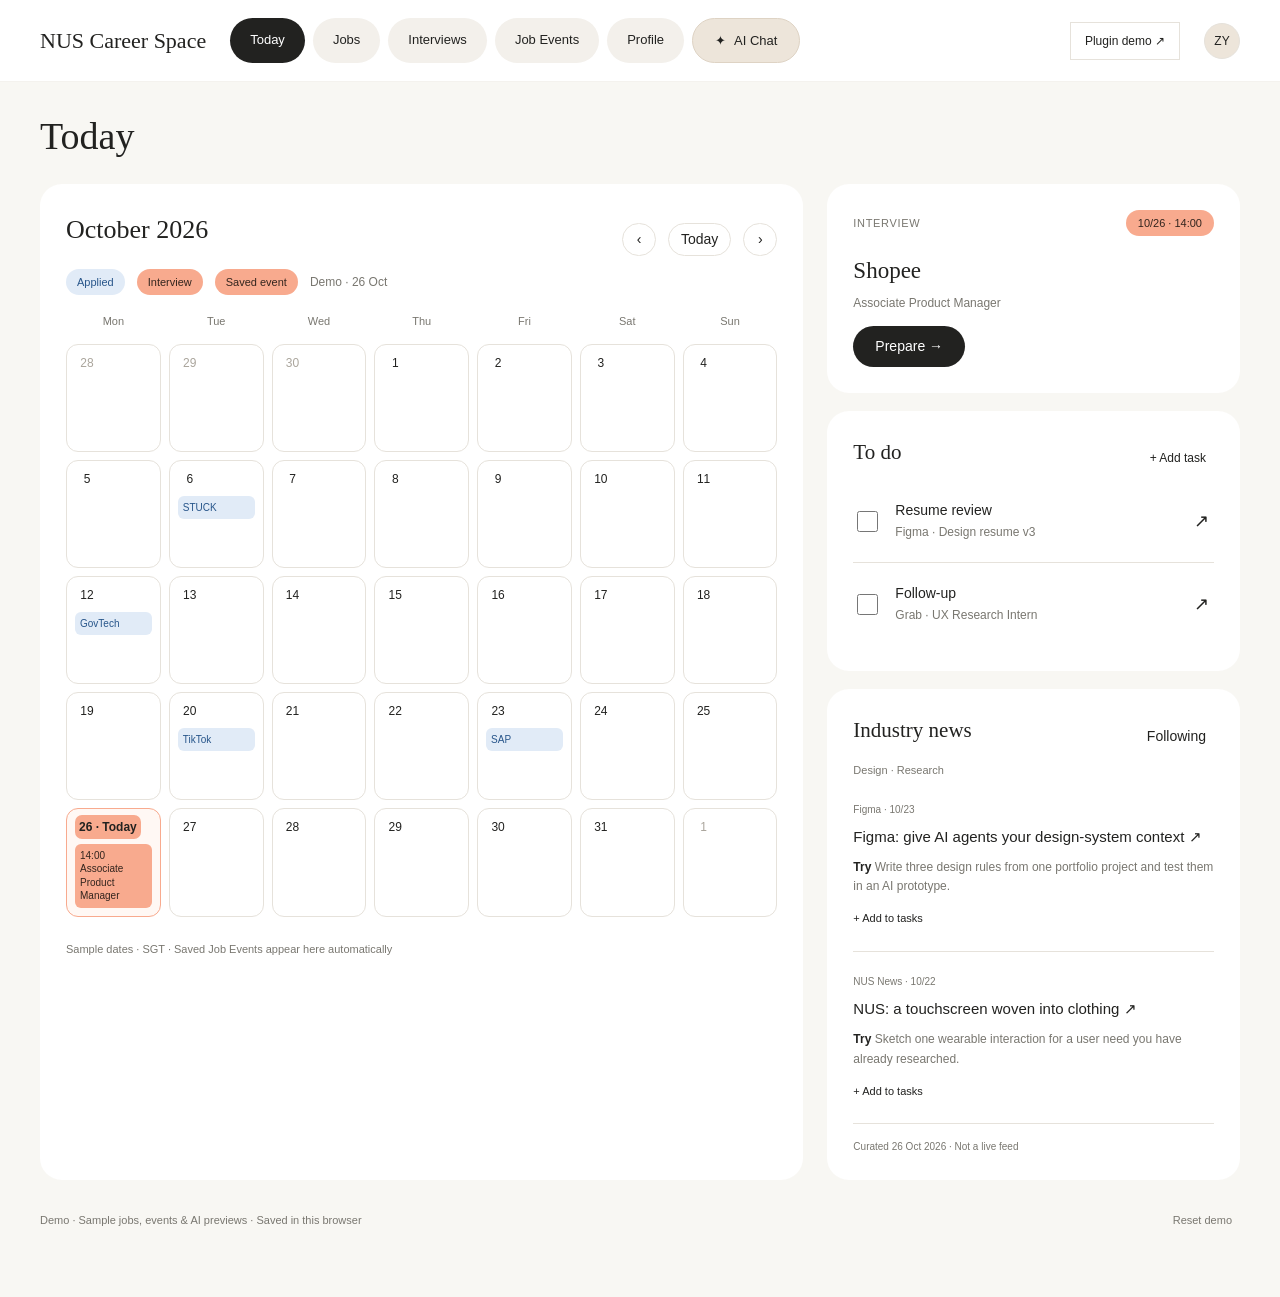
<file: index.html>
<!doctype html><html lang="en"><head><meta charset="utf-8"><meta name="viewport" content="width=device-width,initial-scale=1"><title>NUS Career Space</title><link rel="stylesheet" href="styles.css?v=20261026f"></head><body><header id="header"></header><main id="app"></main><div id="toast" role="status"></div><div id="celebration" aria-hidden="true"></div><script src="app.js?v=20261026f"></script></body></html>
</file>
<file: styles.css>
:root{--paper:#f8f7f3;--ink:#222220;--muted:#797770;--line:#e6e2db;--beige:#ede5da;--soft:#f3f0eb}*{box-sizing:border-box}body{margin:0;background:var(--paper);color:var(--ink);font:14px/1.5 Inter,-apple-system,BlinkMacSystemFont,'Segoe UI',sans-serif}button,input,select,textarea{font:inherit;color:inherit}button,a,input,select,textarea{outline-offset:4px}button,a{touch-action:manipulation}button{cursor:pointer;border:0;border-radius:28px;padding:12px 22px;background:var(--soft)}button:hover{filter:brightness(.96)}button:disabled{opacity:.45;cursor:default}a{color:inherit;text-decoration:none}a:hover{text-decoration:underline}header{height:82px;background:white;display:flex;align-items:center;padding:0 40px;gap:40px;position:sticky;top:0;z-index:10;border-bottom:1px solid #f4f2ee}.brand,h1,h2,h3,.serif{font-family:Georgia,'Times New Roman',serif;font-weight:500}.brand{font-size:22px;white-space:nowrap}nav{display:flex;gap:8px;flex:1}nav a{padding:12px 25px;border-radius:30px;background:var(--soft);font-size:13px;text-align:center}nav a.active,.primary{background:var(--ink);color:#fff}.avatar{border-radius:50%;background:var(--beige);width:36px;height:36px;display:grid;place-items:center;font-size:12px}.capture{font-size:12px;padding:9px 14px;border:1px solid var(--line);background:transparent}.shell{max-width:1600px;margin:auto;padding:32px 40px 60px}h1{font-size:38px;margin:0 0 24px;line-height:1.2}h2{font-size:26px;margin:0 0 20px}h3{font-size:21px;margin:0 0 12px}p{margin:0 0 14px}.muted,small,.label{color:var(--muted)}small{font-size:12px}.label{font-size:11px;letter-spacing:.06em;text-transform:uppercase;margin:0 0 10px}.row{display:flex;align-items:center;gap:12px}.between{justify-content:space-between}.wrap{flex-wrap:wrap}.stack{display:grid;gap:18px}.card{background:#fff;padding:26px;border-radius:22px}.soft{background:var(--soft)}.pill{display:inline-block;padding:5px 12px;border-radius:30px;background:var(--beige);font-size:11px}.badge{padding:5px 11px;border-radius:20px;font-size:11px;white-space:nowrap}.Saved{background:#eae7e1;color:#5f5a50}.Applied{background:#e1ebf7;color:#27558a}.Interview{background:#fff0d9;color:#8a5708}.Offer{background:#ddeee4;color:#286145}.today{display:grid;grid-template-columns:minmax(0,1.85fr) minmax(300px,1fr);gap:24px}.calendar{display:grid;grid-template-columns:repeat(7,minmax(0,1fr));gap:8px}.dayname{text-align:center;font-size:11px;color:var(--muted);padding-bottom:6px}.day{min-height:108px;border:1px solid var(--line);border-radius:12px;padding:8px;font-size:12px;cursor:pointer;background:#fff;text-align:left;display:block}.day.todayday{border-color:var(--ink);background:var(--soft)}.event{display:block;border-radius:5px;font-size:10px;padding:5px;line-height:1.4;margin-top:10px}.datebox{background:var(--beige);border-radius:14px;padding:12px 20px;text-align:center;min-width:80px}.datebox b{display:block;font:34px Georgia}.todo{display:flex;align-items:center;gap:14px;padding:20px 0;border-bottom:1px solid var(--line)}.todo:last-child{border:0}.todo input{width:21px;height:21px;accent-color:var(--ink);flex-shrink:0}.todo label{flex:1;cursor:pointer}.todo input:checked+label{text-decoration:line-through;color:var(--muted)}.todo a{font-size:18px;padding:5px}.toolbar{display:flex;align-items:center;gap:10px;margin:20px 0}.toolbar input{max-width:300px}.toolbar .spacer{flex:1}.seg{display:inline-flex;background:var(--beige);padding:4px;border-radius:30px;gap:4px}.seg button{padding:8px 20px;background:transparent}.seg .active{background:var(--ink);color:#fff}.columns{display:grid;grid-template-columns:repeat(4,minmax(0,1fr));gap:16px;align-items:start}.category{border-radius:20px;padding:13px;display:grid;gap:12px}.Design{background:#f2e8de}.Research{background:#e7eee7}.Product{background:#ebe7f2}.Engineering{background:#e4ecf4}.job{padding:20px;background:#fff;border-radius:19px;cursor:pointer;text-align:left;width:100%}.job:hover{box-shadow:0 4px 15px #2222200c;transform:translateY(-2px)}.job h3{font-size:20px;margin:18px 0}.job .row{font-size:12px}.jobs-layout{display:flex;gap:24px;align-items:flex-start}.results{flex:1;min-width:0}.filters{width:190px;flex-shrink:0;padding:20px;background:#fff;border-radius:18px;position:sticky;top:102px}.filters fieldset{border:0;padding:0;margin:0 0 24px}.filters legend{font-weight:600;margin-bottom:8px}.filters label{display:flex;gap:8px;padding:6px 0;font-size:13px}.filters input{accent-color:var(--ink)}table{width:100%;border-collapse:collapse;background:#fff;border-radius:18px;overflow:hidden;text-align:left}th,td{padding:18px 14px;border-bottom:1px solid var(--line)}th{font-size:11px;color:var(--muted);font-weight:500}tbody tr{cursor:pointer}tbody tr:hover{background:var(--soft)}.drawer{position:fixed;right:0;top:82px;bottom:0;width:440px;background:#fff;border-left:1px solid var(--line);box-shadow:-10px 0 40px #2222200a;z-index:20;overflow:auto;padding:28px}.with-drawer{padding-right:480px}.with-drawer .columns{grid-template-columns:repeat(2,minmax(0,1fr))}.close{padding:7px 13px;font-size:22px;background:var(--soft)}details{border-top:1px solid var(--line);padding:20px 0}summary{cursor:pointer;font-weight:500}.formgrid{display:grid;grid-template-columns:1fr 1fr;gap:18px}input[type=text],input[type=url],input[type=search],select,textarea{background:var(--paper);border:1px solid var(--line);border-radius:12px;padding:12px;width:100%}textarea{min-height:110px;resize:vertical}label.field{display:grid;gap:7px;font-size:12px}.steps{display:flex;gap:8px;margin-bottom:28px}.steps span{padding:7px 14px;border-radius:25px;background:var(--beige);font-size:12px}.steps .current{background:var(--ink);color:#fff}.prep{display:grid;grid-template-columns:minmax(0,1.6fr) minmax(260px,1fr);gap:24px;max-width:1150px}.choice{display:flex;gap:16px;background:white;border:1px solid var(--line);border-radius:18px;padding:24px;cursor:pointer}.choice:has(input:checked){border-color:var(--ink);background:var(--soft)}.choice input{accent-color:var(--ink);width:20px;height:20px}.choice h3{font-size:22px}.wide{width:100%}.sectiongap{margin-top:24px}.file{padding:18px 0;border-bottom:1px solid var(--line)}.file:last-child{border:0}.file b{display:block;font-weight:500}.profile{display:grid;grid-template-columns:1fr 1fr;gap:24px}.events{display:grid;grid-template-columns:repeat(3,1fr);gap:20px}.events .card{display:flex;flex-direction:column;gap:18px}.events h3{margin:0}.events button{align-self:start;margin-top:auto}.demo{font-size:10px;color:var(--muted);letter-spacing:.04em}.plugin-scene{display:grid;grid-template-columns:minmax(0,1fr) 384px;gap:60px;max-width:1140px;margin:auto}.posting{padding:48px;background:#fff;border:1px solid var(--line);border-radius:20px}.posting h1{font-size:42px;margin:28px 0}.posting ul{padding-left:20px;color:var(--muted);line-height:2}.plugin{background:var(--paper);padding:24px;border:1px solid var(--line);border-radius:22px;box-shadow:0 16px 60px #2222200b;align-self:start}.plugin .card{padding:22px}.plugin h2{font-size:30px;margin:22px 0}.plugin h3{font-size:24px}.plugin select{font-size:12px}.plugin .seg{display:flex}.plugin .seg button{flex:1;padding:10px}.plugin label{font-size:11px;color:var(--muted)}.success{width:58px;height:58px;border-radius:50%;display:grid;place-items:center;background:#ddeee4;font-size:27px;margin:28px 0}.empty{padding:60px;text-align:center;color:var(--muted)}#toast{position:fixed;bottom:25px;left:50%;transform:translate(-50%,20px);background:var(--ink);color:white;padding:12px 24px;border-radius:30px;opacity:0;pointer-events:none;z-index:100;transition:.2s}#toast.show{opacity:1;transform:translate(-50%,0)}.confetti{position:fixed;left:50%;top:45%;width:8px;height:12px;background:var(--c);animation:celebrate 1.1s ease-out forwards;z-index:100;pointer-events:none}@keyframes celebrate{to{transform:translate(var(--x),var(--y)) rotate(350deg);opacity:0}}.spinner{width:32px;height:32px;border:2px solid var(--line);border-top-color:var(--ink);border-radius:50%;animation:spin .8s linear infinite;margin:40px auto}@keyframes spin{to{transform:rotate(360deg)}}.divider{border:0;border-top:1px solid var(--line);margin:24px 0}.quiet{background:transparent;padding:8px}.outline-item{padding:20px 0;border-bottom:1px solid var(--line)}.outline-item b{display:block;margin-bottom:7px}.outline-item p{color:var(--muted);margin:0}.back{display:inline-block;margin-bottom:20px;font-size:12px}.footnote{font-size:11px;color:var(--muted);margin-top:24px}.mobilelabel{display:none}dialog{border:1px solid var(--line);border-radius:22px;padding:28px;max-width:500px;width:calc(100% - 32px)}dialog::backdrop{background:#22222035}.uploadform{display:grid;gap:16px}button:focus-visible,a:focus-visible{outline:2px solid #a96036}@media(min-width:1450px){.day{min-height:125px}}@media(max-width:1150px){header{gap:20px;padding:0 24px}nav a{padding:10px 15px}.brand{font-size:19px}.shell{padding:28px 24px}.columns{grid-template-columns:repeat(2,1fr)}.today{grid-template-columns:1.5fr 1fr}.day{min-height:90px}.with-drawer{padding-right:460px}.with-drawer .columns{grid-template-columns:1fr}.events{grid-template-columns:repeat(2,1fr)}}@media(max-width:780px){header{height:auto;min-height:110px;flex-wrap:wrap;padding:14px 18px;gap:10px}.brand{flex:1}nav{order:4;width:100%;flex-basis:100%;overflow:auto}nav a{flex:1;white-space:nowrap;font-size:11px;padding:9px 13px}.avatar{display:none}.shell{padding:24px 16px}h1{font-size:32px}.today,.prep,.profile,.plugin-scene{grid-template-columns:1fr}.calendar{gap:3px}.day{padding:4px;min-height:75px;font-size:10px;border-radius:7px}.event{padding:3px;font-size:8px}.card{padding:20px}.columns{gap:10px}.job{padding:15px}.job h3{font-size:18px}.toolbar{flex-wrap:wrap}.toolbar input{max-width:100%;flex:1}.filters{width:150px;padding:15px}.filters label{font-size:11px}.jobs-layout{gap:12px}td,th{padding:12px 8px;font-size:11px}.tablewrap{overflow:auto}.drawer{top:110px;width:min(420px,95vw)}.with-drawer{padding-right:0}.events{grid-template-columns:1fr}.posting{display:none}.plugin{max-width:384px;width:100%;margin:auto}.formgrid{grid-template-columns:1fr}.steps{overflow:auto;white-space:nowrap}}@media(prefers-reduced-motion:reduce){*,*::before,*::after{animation:none!important;transition:none!important;scroll-behavior:auto!important}.confetti{display:none}}

/* Calendar event popovers and original extension dimensions. */
.calendar-popover{position:fixed;z-index:60;width:330px;padding:22px;background:#fff;border:1px solid var(--line);border-radius:18px;box-shadow:0 12px 45px #22222025;max-height:calc(100vh - 24px);overflow:auto}.calendar-popover .label{margin:0}.calendar-popover .close{font-size:18px;padding:3px 10px}.calendar-facts{display:grid;grid-template-columns:65px 1fr;gap:10px;font-size:12px}.calendar-facts span{color:var(--muted)}.calendar-facts b{font-weight:500}.research-card{border:1px solid var(--line);background:#f3f0eb}.question-list .outline-item small{display:block;margin-bottom:5px}.question-list .outline-item b{margin:0;font-weight:500}.plugin-scene{grid-template-columns:minmax(0,1fr) 384px}.plugin-scene .plugin{width:384px;min-width:384px;max-width:384px;flex-shrink:0}.plugin-scene .plugin .card{padding:22px}.plugin-scene .plugin h2{font-size:30px}.plugin-scene .plugin h3{font-size:24px}@media(max-width:780px){.plugin-scene{display:block;min-width:384px}.plugin-scene .plugin{margin:0 auto}.shell:has(.plugin-scene){overflow-x:auto}.calendar-popover{width:min(330px,calc(100vw - 24px))}}

/* Global chat and roomier interview preparation pages. */
nav .nav-chat{display:inline-flex;align-items:center;justify-content:center;gap:8px;white-space:nowrap;padding:12px 22px;background:var(--beige);font-size:13px;border:1px solid #ded3c4}.nav-chat.active,nav .nav-chat[aria-expanded=true]{background:var(--ink);color:white}header{gap:24px}nav a{padding-left:20px;padding-right:20px}.interview-shell{max-width:1440px}.interview-shell .prep{max-width:none;grid-template-columns:minmax(0,1fr) 320px;gap:32px;align-items:start}.interview-shell .prep>aside{align-content:start}.interview-shell .prep>section>.card,.interview-shell .choice{padding:28px}.interview-backbar{display:flex;align-items:center;justify-content:space-between;gap:16px;margin-bottom:28px}.interview-back{display:inline-flex;align-items:center;gap:13px;min-height:52px;margin:0;padding:12px 22px;font-size:16px;font-weight:600;background:white;border:1px solid #c8c2b8;border-radius:14px;box-shadow:0 2px 5px #22222006}.interview-back span{font-size:24px;line-height:1}.interview-back:hover{background:var(--beige);text-decoration:none}.previous-step{min-height:48px;font-size:14px}.interview-shell .steps{margin-bottom:32px}.chat-panel{position:fixed;top:98px;bottom:20px;right:20px;width:410px;max-width:calc(100vw - 24px);display:flex;flex-direction:column;background:var(--paper);border:1px solid var(--line);border-radius:22px;box-shadow:0 14px 60px #22222026;z-index:70;overflow:hidden}.chat-heading{display:flex;align-items:center;justify-content:space-between;padding:22px 24px;background:white;border-bottom:1px solid var(--line)}.chat-heading h2{font-size:25px;margin:0 0 3px}.chat-body{flex:1;min-height:0;overflow:auto;padding:22px;overscroll-behavior:contain}.chat-empty{padding:18px 0}.chat-spark{display:grid;place-items:center;width:45px;height:45px;background:var(--beige);border-radius:50%;font-size:24px;margin-bottom:24px}.chat-empty h3{font-size:27px}.chat-suggestions{display:grid;gap:10px;margin-top:26px}.chat-suggestions button{border:1px solid var(--line);background:white;text-align:left;font-size:13px;padding:14px 16px;border-radius:13px}.chat-message{margin:0 0 18px;padding:16px;background:white;border-radius:16px;font-size:13px;line-height:1.7;overflow-wrap:anywhere}.chat-message p{white-space:pre-wrap;margin:6px 0 0}.chat-message.user{margin-left:35px;background:var(--beige)}.chat-message .label{font-size:9px}.chat-actions{display:flex;flex-wrap:wrap;gap:8px;margin-top:14px}.chat-actions button{padding:9px 13px;font-size:12px;background:var(--soft);text-align:left}.chat-compose{padding:16px 20px;background:white;border-top:1px solid var(--line)}.chat-input-row{display:flex;align-items:center;gap:8px;margin:8px 0}.chat-input-row textarea{min-height:60px;max-height:140px;padding:10px;resize:vertical;font-size:13px}.chat-input-row button{width:42px;height:42px;padding:0;font-size:23px;flex-shrink:0}.chat-compose small{font-size:10px}.chat-compose .quiet{font-size:11px;padding:6px}.chat-compose .label{display:block}@media(max-width:1150px){header{gap:14px}nav{gap:6px}nav a,nav .nav-chat{padding:10px 12px}.interview-shell .prep{grid-template-columns:minmax(0,1fr) 280px;gap:22px}}@media(max-width:900px){header{height:auto;min-height:112px;flex-wrap:wrap;padding:14px 20px;gap:10px}.brand{flex:1}nav{order:4;flex-basis:100%;overflow:auto}nav a,nav .nav-chat{flex:1;white-space:nowrap}.avatar{display:none}.chat-panel{top:128px}.interview-shell .prep{grid-template-columns:1fr}.interview-shell .prep>aside{grid-template-columns:repeat(2,minmax(0,1fr))}.interview-backbar{margin-bottom:24px}.interview-back{font-size:15px}}@media(max-width:600px){.chat-panel{right:8px;bottom:8px;top:124px;width:calc(100vw - 16px);max-width:none;border-radius:18px}.chat-heading{padding:16px 18px}.chat-body{padding:16px}.chat-compose{padding:12px 16px}.interview-shell .prep>aside{grid-template-columns:1fr}.interview-shell .prep>section>.card,.interview-shell .choice{padding:20px}.interview-backbar{flex-wrap:wrap}.interview-back{min-height:52px;padding:12px 18px}.previous-step{padding:10px 14px}.interview-shell .steps{margin-bottom:24px;gap:6px}nav .nav-chat{padding:9px 13px;font-size:11px}}

/* Editable categories, integrated interview preparation and event filters. */
.palette-0{background:#f2e8de}.palette-1{background:#e7eee7}.palette-2{background:#ebe7f2}.palette-3{background:#e4ecf4}.job-wrap{background:white;border-radius:19px;overflow:hidden}.job-wrap .job{border-radius:0;box-shadow:none}.job-wrap .job:hover{transform:none;background:#fcfbf8}.move-label{display:flex;align-items:center;gap:10px;border-top:1px solid var(--line);padding:9px 14px;font-size:10px;color:var(--muted)}.move-label select{font-size:11px;padding:5px 8px;min-width:0;flex:1;border:0;background:var(--soft)}.category-edit{padding:3px 8px;border:1px solid #22222015;background:#ffffff80;font-size:16px;min-width:30px}.drop-hint{padding:36px 12px;text-align:center;color:var(--muted);font-size:12px;border:1px dashed #aaa69d;border-radius:14px}.category.drag-over{outline:2px dashed var(--ink);outline-offset:3px}.job-wrap.dragging{opacity:.5}.table-job{text-align:left;background:transparent;padding:0;border-radius:0}.interview-switcher{display:flex;gap:12px;overflow-x:auto;margin:0 0 24px;padding:4px 0 8px}.interview-switcher button{display:grid;gap:4px;text-align:left;min-width:230px;max-width:310px;border-radius:16px;border:1px solid var(--line);background:white;padding:16px 20px}.interview-switcher button.active{border-color:var(--ink);background:var(--beige)}.interview-switcher button span{font-size:12px;overflow-wrap:anywhere}.interview-switcher button small{font-size:10px}.interview-questions{border-top:1px solid var(--line);margin-top:24px;padding-top:24px}.question-answer-list{display:grid;gap:14px;margin-top:18px}.question-answer{border:1px solid var(--line);border-radius:16px;padding:20px;background:#fff}.question-answer h3{font-family:inherit;font-size:16px;font-weight:600;line-height:1.5;margin:12px 0 16px}.answer-hint{background:var(--paper);padding:16px;border-radius:12px}.answer-hint p{font-size:13px;margin:0 0 10px}.block-note{display:block;margin-top:12px}.advisor-link{display:inline-flex;padding:11px 15px;background:var(--beige);border-radius:12px;font-size:12px;font-weight:600}.event-filters{margin:0 0 26px;padding:14px;background:white;border-radius:18px}.event-filters .label{margin:0 8px}.event-filters button{padding:9px 18px;border:1px solid var(--line);background:white}.event-filters button.active{background:var(--ink);color:white;border-color:var(--ink)}.filter-separator{width:1px;height:24px;background:var(--line);margin:0 6px}.form-error{font-size:12px;color:#9a402b;margin:0}dialog input[type=date],dialog input[type=time]{width:100%;padding:12px;border:1px solid var(--line);border-radius:12px;background:var(--paper)}.category .row h3{overflow-wrap:anywhere;min-width:0}.category>.row{align-items:flex-start}.interview-shell .prep h3{overflow-wrap:anywhere}@media(min-width:1151px){.columns{grid-template-columns:repeat(4,minmax(0,1fr))}}@media(max-width:600px){.event-filters{gap:8px}.event-filters button{padding:8px 14px}.interview-switcher button{min-width:210px}.question-answer{padding:16px}}

/* Peach accents, month calendar, and Notion-style material preview. */
:root{--peach:#F8AA8E;--peach-soft:#fff1eb}.datebox{background:var(--peach);color:var(--ink)}.datebox small{color:#4e342b}.attention,.badge.Interview,.badge.Event{background:var(--peach);color:#33251e}.calendar-nav{border:1px solid var(--line);padding:5px 12px;background:#fff;min-width:34px;font-size:14px}.day{cursor:default;min-height:108px}.day-number{border-radius:7px;padding:2px 4px;font-size:12px;background:transparent;min-height:24px;min-width:24px;display:block;margin:-2px 0 4px}.todayday .day-number{background:var(--peach);font-weight:600}.day.todayday{background:#fff8f4;border-color:var(--peach)}.outside-month .day-number{color:#aaa59c}.day .event{width:100%;margin-top:5px;padding:5px;text-align:left;border-radius:6px;overflow-wrap:anywhere;font-size:10px;white-space:normal;line-height:1.35}.day .event.Event{background:#ffddce;color:#4d3429;border-left:3px solid var(--peach)}.day .event.Interview{background:var(--peach);color:#33251e}.calendar-entry-row{display:grid;gap:8px;text-align:left;width:100%;padding:16px;border-radius:14px;margin-top:10px}.calendar-entry-row .badge{justify-self:start}.answer-hint{border-left:3px solid var(--peach)}.file-open{width:100%;background:transparent;border-radius:0;text-align:left;padding:18px 0;gap:12px}.file-open:hover{background:var(--peach-soft)}.file-open>span:first-child{min-width:0}.file-open b{overflow-wrap:anywhere}.preview-arrow{flex-shrink:0;background:var(--soft);border-radius:50%;display:grid;place-items:center;width:30px;height:30px}.profile-peek-open{padding-right:700px}.profile-peek-open .profile{grid-template-columns:1fr}.file-preview-panel{position:fixed;top:82px;right:0;bottom:0;width:660px;z-index:35;background:var(--soft);border-left:1px solid var(--line);box-shadow:-12px 0 50px #22222012;display:flex;flex-direction:column}.file-preview-header{padding:22px 26px;background:#fff;border-bottom:1px solid var(--line);display:flex;align-items:flex-start;justify-content:space-between;gap:18px}.file-preview-header h2{font-family:inherit;font-size:20px;font-weight:500;margin:8px 0 0;overflow-wrap:anywhere}.file-preview-header .close{flex-shrink:0}.file-preview-body{flex:1;min-height:0;overflow:auto;padding:24px}.resume-paper{background:#fff;border:1px solid #e2ded7;box-shadow:0 4px 16px #22222008;max-width:600px;margin:auto;min-height:780px;padding:44px;color:#222;font:12px/1.6 Arial,sans-serif}.resume-sample-label{font-size:8px;letter-spacing:.14em;color:#8a6c60;border-bottom:2px solid var(--peach);padding-bottom:8px;margin-bottom:24px}.resume-paper h2{font:700 30px Arial,sans-serif;margin:0 0 6px}.resume-paper .resume-subtitle{font-size:12px;color:#68645f}.resume-paper h3{font:700 11px Arial,sans-serif;letter-spacing:.12em;text-transform:uppercase;border-bottom:1px solid #ddd6cf;padding:0 0 6px;margin:25px 0 12px}.resume-paper p{font-size:12px}.resume-paper hr{border:0;border-top:1px solid #ddd}.resume-item{margin:0 0 18px}.resume-item b{display:block;font-size:12px}.resume-item span{font-size:10px;color:#777}.resume-item ul{padding-left:16px;margin:10px 0}.resume-item li{margin:6px 0}.resume-paper footer{border-top:1px solid #e5dfd7;padding-top:12px;margin-top:30px;font-size:9px;color:#888}.preview-empty{padding:36px 16px;text-align:left}.preview-loading{text-align:center;padding:80px 20px;color:var(--muted)}.pdf-preview{border:0;display:block;width:100%;height:calc(100vh - 250px);min-height:440px;background:#fff}.image-preview{width:100%;height:auto;display:block;background:white}.local-file-note{display:flex;align-items:center;gap:10px;flex-wrap:wrap;margin-bottom:16px}.local-file-note a{font-size:12px;margin-left:auto}.preview-empty small{line-height:1.6}.plugin .label{color:#665044}.plugin>.pill{background:var(--peach)}@media(max-width:1150px){.file-preview-panel{width:560px}.profile-peek-open{padding-right:590px}.resume-paper{padding:30px}}@media(max-width:900px){.file-preview-panel{top:112px;width:min(620px,94vw)}.profile-peek-open{padding-right:24px}}@media(max-width:600px){.file-preview-panel{top:112px;width:96vw}.file-preview-header{padding:18px}.file-preview-body{padding:14px}.resume-paper{padding:28px 22px;min-height:700px}.calendar .day{min-height:80px;padding:4px}.calendar .day-number{font-size:10px;margin:0}.calendar .event{font-size:8px;padding:3px}.calendar-nav{padding:5px 10px}.today>.card h2{font-size:22px;margin-bottom:12px}}

.pdf-sheet{margin:0 0 20px;background:white;border:1px solid var(--line);box-shadow:0 3px 14px #22222008}.pdf-sheet canvas{display:block}.pdf-text{padding:12px 16px;font-size:11px;border-top:1px solid var(--line)}.pdf-text p{font-size:12px;line-height:1.6;margin:12px 0;white-space:pre-wrap}.portfolio-placeholder{padding:40px 24px;border:1px solid var(--line);background:var(--paper);font-size:12px;text-align:center;color:var(--muted)}

/* Quiet Today actions, reading-to-action news, and one-page interview notes. */
.sr-only{position:absolute;width:1px;height:1px;padding:0;margin:-1px;overflow:hidden;clip:rect(0,0,0,0);white-space:nowrap;border:0}.interview-today .label{margin:0}.interview-today h3{font-size:23px;margin:18px 0 5px}.interview-today p{font-size:12px}.interview-today button{padding:10px 22px}.add-task-toggle{font-size:12px}.task-add-form{display:flex;gap:8px;margin:14px 0}.task-add-form[hidden]{display:none}.task-add-form input{min-width:0;flex:1;padding:10px 12px;font-size:13px}.task-add-form button{padding:10px 15px;font-size:12px}.custom-todo{display:flex;align-items:center;border-bottom:1px solid var(--line)}.custom-todo .todo{flex:1;min-width:0;border:0}.custom-todo .todo label{overflow-wrap:anywhere}.task-remove{flex-shrink:0;font-size:18px;padding:7px}.news-card>small{font-size:11px}.news-item{padding:18px 0;border-bottom:1px solid var(--line)}.news-item h4{font-family:inherit;font-size:15px;line-height:1.5;font-weight:500;margin:7px 0 10px}.news-item p{font-size:12px;line-height:1.6;color:var(--muted);margin:0 0 8px}.news-apply-label{font-weight:600;color:var(--ink)}.news-item>small{font-size:10px}.news-item .quiet{font-size:11px;padding:6px 0}.news-snapshot{display:block;margin-top:15px;color:var(--muted);font-size:10px!important}.interest-options{display:grid;gap:12px}.interest-options label{display:flex;align-items:center;gap:12px;padding:12px;border:1px solid var(--line);border-radius:12px}.interest-options input{accent-color:var(--ink);width:18px;height:18px}.delete-job-icon{font-size:18px;line-height:1;border:0;background:transparent;border-radius:8px;padding:6px;color:var(--muted);flex-shrink:0}.delete-job-icon:hover,.delete-job-text:hover{background:#fff0e9;color:#943e24}.delete-job-text{background:var(--soft);font-size:13px;display:block}.toast-undo{background:transparent;color:var(--peach);font-weight:600;padding:3px 8px;text-decoration:underline;font-size:13px}.interview-document{max-width:1120px;margin:0 auto;padding:32px}.interview-document-heading{display:flex;align-items:flex-start;justify-content:space-between;gap:24px;padding-bottom:24px;border-bottom:1px solid var(--line);margin-bottom:24px}.interview-document-heading h2{margin:12px 0 0;font-size:28px}.interview-document-heading .pill{flex-shrink:0}.interview-document>.row h3{margin:0}.selection-hint{display:block;margin:8px 0 18px;font-size:11px;color:var(--muted)}.experience-list{display:grid;gap:16px}.experience-note{border:1px solid var(--line);border-radius:17px;padding:22px 24px;background:var(--paper)}.experience-note h3{font-size:22px;margin:0}.experience-note .row{align-items:flex-start}.experience-note .quiet{padding:3px 0 3px 12px;font-size:11px;white-space:nowrap}.experience-note>small{font-size:10px}.experience-note p{font-size:14px;line-height:1.8;margin:12px 0 0;white-space:pre-wrap}.interview-document textarea{min-height:130px;line-height:1.8}.notes-saved{font-size:10px;display:block;margin:7px 0 18px}.selection-ask{position:fixed;z-index:85;background:var(--ink);color:white;padding:10px 16px;font-size:12px;box-shadow:0 6px 24px #22222030;border-radius:11px}.chat-context{margin:10px 0;background:var(--peach-soft);border-left:3px solid var(--peach);padding:10px 12px;border-radius:9px;position:relative}.chat-context>span{font-size:10px;color:#775346}.chat-context>button{position:absolute;right:5px;top:3px;background:transparent;padding:3px 8px;font-size:18px}.chat-context p{font-size:11px;line-height:1.5;margin:6px 0 0;max-height:74px;overflow:auto;padding-right:10px;white-space:pre-wrap}.chat-quote{font-size:11px;line-height:1.5;margin:8px 0;padding:8px 10px;background:#ffffff70;border-left:2px solid #b6a595;border-radius:4px;max-height:140px;overflow:auto;white-space:pre-wrap}.avatar{padding:0;border:1px solid var(--line);cursor:pointer;flex-shrink:0}.account-menu{position:fixed;z-index:90;min-width:165px;padding:10px;background:white;border:1px solid var(--line);border-radius:15px;box-shadow:0 8px 30px #22222015}.account-menu small{display:block;font-size:10px;padding:8px 10px}.account-menu button{width:100%;text-align:left;border-radius:10px;background:var(--soft);font-size:13px}.session-screen{max-width:530px;margin:70px auto;text-align:center;padding:45px 30px}.session-screen h1{font-size:32px;margin:22px 0 16px}.session-screen small{display:block;font-size:11px;margin-top:22px}@media(max-width:900px){header .avatar{display:grid;width:32px;height:32px}.interview-document{padding:24px}}@media(max-width:600px){.interview-document{padding:20px}.interview-document-heading{gap:12px}.interview-document-heading h2{font-size:24px}.experience-note{padding:18px}.experience-note h3{font-size:20px}.experience-note p{font-size:13px}.interview-document>.row{gap:6px}.session-screen{margin:30px auto}.chat-context p{max-height:55px}}

#toast.show{pointer-events:auto}.toast-undo{pointer-events:auto}

/* Profile experiences and evidence-based skills. */
.profile-experiences>.row,.profile-skills>.row{margin-bottom:18px}.profile-experiences h2,.profile-skills h2{margin:0}.profile-experiences>.row button,.profile-skills>.row button{font-size:12px;padding:10px 16px;white-space:nowrap}.profile-experience{padding:15px 0;border-top:1px solid var(--line)}.profile-experience:first-child{border-top:0}.profile-experience summary{font-weight:500;font-size:14px;line-height:1.6}.profile-experience summary span{overflow-wrap:anywhere}.profile-experience summary small{font-size:10px;margin-left:10px;font-weight:400}.profile-experience p{white-space:pre-wrap;font-size:13px;line-height:1.8;margin:15px 0 0;color:var(--muted)}.skill-summary-button{width:100%;border-radius:12px;padding:12px 16px;text-align:left;background:var(--peach-soft);font-size:12px;border:1px solid #f3cdbd}.skill-summary-button span{margin-right:8px}.skill-scope{display:block;font-size:10px;margin:9px 0 18px}.skills-empty{font-size:12px;color:var(--muted);margin:20px 0 10px}.skills-list{display:grid;gap:10px}.profile-skill{padding:12px 15px;background:var(--paper);border-radius:13px;border:1px solid var(--line)}.profile-skill b{font-size:13px;font-weight:500;overflow-wrap:anywhere}.profile-skill>small{font-size:10px}.profile-skill details{border:0;padding:5px 0 0}.profile-skill summary{font-size:10px;color:var(--muted);font-weight:400}.profile-skill .remove-skill{padding:0 4px;font-size:19px;line-height:1}.skill-evidence{margin-top:12px;border-left:2px solid var(--peach);padding-left:10px}.skill-evidence b{font-size:11px}.skill-evidence p{font-size:11px;line-height:1.6;margin:5px 0 0;color:var(--muted);white-space:pre-wrap}.skills-review-dialog{max-width:620px;max-height:86vh;overflow:auto}.skill-review-intro{margin-bottom:0}.skill-review-list{display:grid;gap:12px;margin:4px 0}.skill-review{display:flex;align-items:flex-start;gap:14px;padding:17px;border:1px solid var(--line);border-radius:14px;cursor:pointer}.skill-review:has(input:checked){border-color:var(--ink);background:var(--paper)}.skill-review input{width:19px;height:19px;accent-color:var(--ink);margin:2px 0 0;flex-shrink:0}.skill-review>span{min-width:0}.skill-review>span>b{font-size:14px;font-weight:600}.skill-review-source{display:block;border-left:2px solid var(--peach);padding-left:10px;margin-top:13px}.skill-review-source strong{display:block;font-size:11px;font-weight:500}.skill-review-source>span{display:block;font-size:11px;color:var(--muted);line-height:1.6;margin-top:5px;white-space:pre-wrap;overflow-wrap:anywhere}@media(max-width:600px){.profile-experiences>.row,.profile-skills>.row{gap:12px}.profile-experiences h2,.profile-skills h2{font-size:25px}.skill-review{padding:14px}}
</file>
